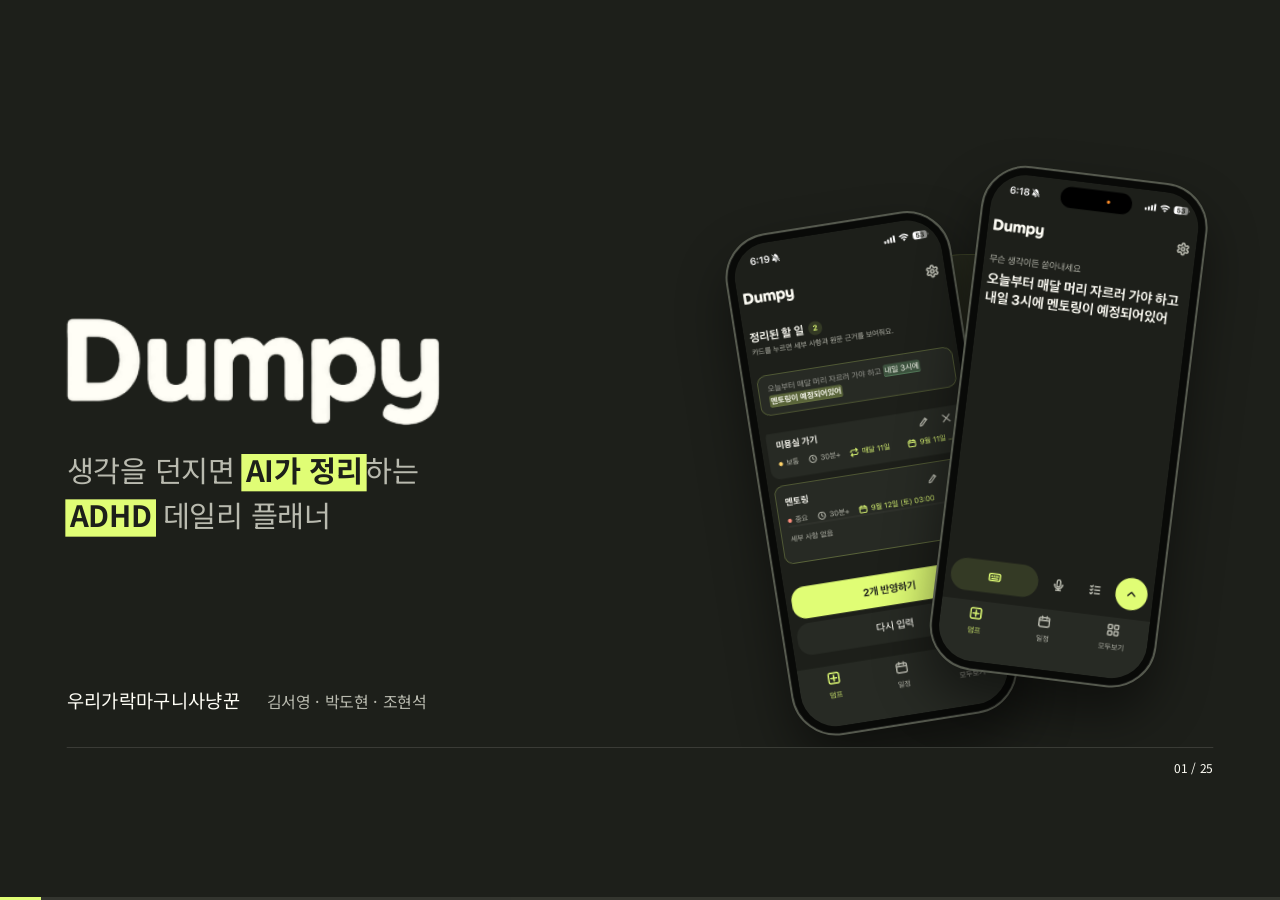
<file: index.html>
<!doctype html>
<html lang="ko">

    <head>
        <meta charset="UTF-8" />
        <meta name="viewport" content="width=device-width, initial-scale=1.0" />
        <meta
            name="description"
            content="Dumpy 프로젝트 소개 발표자료 — 우리가락마구니사냥꾼, 20분 발표"
        />
        <title>3-1. 우리가락마구니사냥꾼. 발표자료</title>
        <link rel="stylesheet" href="./styles.css?v=thanks-1" />
        <link rel="stylesheet" href="./part2.css?v=cleanup-1" />
        <link rel="stylesheet" href="./schedule-demo.css?v=cleanup-1" />
        <link rel="stylesheet" href="./source-demo.css?v=cleanup-1" />
        <link rel="stylesheet" href="./bm-slides.css?v=cleanup-1" />
        <link rel="stylesheet" href="./deck-chrome.css?v=chrome-2">
    </head>
    <body>
        <div class="deck-viewport">
            <main class="deck-stage" id="deckStage">
                <!-- === SLIDE 01: 00 / COVER | 발표 약 20초 === -->
                <section
                    class="slide dark cover active visible"
                    aria-label="1. Dumpy 프로젝트 소개"
                >
                    <div class="cover-final">
                        <div class="cover-brand">
                            <img src="./public/dumpy-wordmark.png" alt="Dumpy" width="560" height="161" />
                        </div>
                        <p class="cover-desc">
                            생각을 던지면 <span class="marker-highlight">AI가 정리</span>하는
                            <br />
                            <span class="marker-highlight">ADHD</span> 데일리 플래너
                        </p>
                    </div>

                    <div class="cover-phones" aria-label="Dumpy 텍스트 입력 화면과 음성 입력 화면">
                        <figure class="phone-mockup phone-mockup-voice">
                            <img
                                src="./public/presentation-screen-text.png"
                                alt="Dumpy에서 생각을 텍스트로 입력하는 화면"
                                width="920"
                                height="2048"
                            />
                        </figure>
                        <figure class="phone-mockup phone-mockup-text">
                            <img
                                src="./public/presentation-screen-voice.png"
                                alt="Dumpy에서 생각을 음성으로 입력하는 화면"
                                width="920"
                                height="2048"
                            />
                        </figure>
                    </div>

                    <p class="cover-team">
                        우리가락마구니사냥꾼
                        <span>김서영 · 박도현 · 조현석</span>
                    </p>

                    <footer class="deck-footer deck-footer-number-only">
                        <span>01 / 25</span>
                    </footer>
                </section>

                <!-- === SLIDES 02–16: GITHUB MAIN ce70f5d === -->
                <section class="slide imported-slide" data-import-index="0" aria-label="2. 생각이 끼어드는 순간"></section>
                <section class="slide imported-slide" data-import-index="1" aria-label="3. 마인드 원더링"></section>
                <section class="slide imported-slide" data-import-index="1" data-expanded="true" aria-label="4. 마인드 원더링"></section>
                <section class="slide imported-slide" data-import-index="2" aria-label="5. 기억하는 데도 주의력이 든다"></section>
                <section class="slide imported-slide" data-import-index="3" aria-label="6. 브레인 덤프 · 두 가이드의 출처"></section>
                <section class="slide imported-slide" data-import-index="4" aria-label="7. 꺼내놓으니 쌓인 할 일"></section>
                <section class="slide imported-slide" data-import-index="5" aria-label="8. 기록 뒤에 남은 질문"></section>
                <section class="slide imported-slide" data-import-index="6" aria-label="9. 꺼내는 건 쉽지만, 순서에서 막힌다"></section>
                <section class="slide imported-slide" data-import-index="6" data-quote="true" aria-label="10. 꺼내는 건 쉽지만, 순서에서 막힌다"></section>
                <section class="slide imported-slide" data-import-index="7" aria-label="11. 인터뷰에서도 비슷한 어려움"></section>
                <section class="slide imported-slide" data-import-index="8" aria-label="12. 기록하는 과정이 번거로워요"></section>
                <section class="slide imported-slide" data-import-index="9" aria-label="13. 말로 입력하는 서비스도 나왔습니다"></section>
                <section class="slide imported-slide" data-import-index="10" aria-label="14. 말은 한 번에 정리되어 나오지 않으니까"></section>
                <section class="slide imported-slide" data-import-index="10" data-guidance="true" aria-label="15. 말은 한 번에 정리되어 나오지 않으니까"></section>
                <section class="slide imported-slide" data-import-index="11" aria-label="16. 한국어로 말했는데, 결과는 영어로"></section>

                <!-- === SLIDE 17: STORY === -->
                <section class="slide narrative principle-slide" aria-label="그래서 Dumpy는 반대로 설계했습니다">

                    <h2>그래서 Dumpy는 반대로 설계했습니다</h2>
                    <div class="narrative-body">
                        <p class="principle-before">정리와 완벽을 요구하지 않습니다.</p>
                        <p class="principle-main"><span data-shared-phrase="thought">생각나는 대로,</span> <span data-shared-phrase="dump">그냥 쏟아내세요</span></p>
                        <p class="principle-after">기억하고, 정리하고, 다시 알려주는건 <strong class="video-title-highlight">Dumpy</strong>가 할게요.</p>
                    </div>
                    <footer class="deck-footer">
                        <span>우리가락마구니사냥꾼 / Dumpy</span>
                        <span>17 / 25</span>
                    </footer>
                </section>

                <!-- === SLIDE 18: FREE INPUT === -->
                <section class="slide dp2 dp-input" aria-label="18. 생각나는 그대로 입력">
                    <div class="dp-copy-group">
                        <h2 class="dp-title"><span data-shared-phrase="thought">생각나는 대로,</span><br /><span class="dp-marker-highlight" data-shared-phrase="dump">그냥 쏟아내세요</span></h2>
                        <p class="dp-copy">언제 어디서든, 쉽고 빠르게<br /><span class="dp-muted">텍스트와 음성 중 원하는 방식으로 입력</span></p>
                    </div>
                    <figure class="dp-phone-frame dp-input-voice">
                        <img src="./public/product-demo/19-2.png" alt="Dumpy의 음성 입력 화면과 녹음 파형" />
                    </figure>
                    <figure class="dp-phone-frame dp-input-main">
                        <img src="./public/product-demo/19-1.png" alt="미용실과 멘토링 일정을 한 문장으로 입력한 실제 Dumpy 화면" />
                    </figure>
                    <footer class="deck-footer">
                        <span>우리가락마구니사냥꾼 / Dumpy</span>
                        <span>18 / 25</span>
                    </footer>
                </section>

                <!-- === SLIDE 19: 05 / FEATURES | 발표 약 80초 === -->
                <section class="slide extraction-demo" aria-label="19. 정리는 AI가 알아서, 알림까지 설정해주니까">
                    <img class="demo-notification" src="./public/icons/bell.svg" alt="알림 설정" />
                    <h2>
                        정리는 AI가 알아서,
                        <br />
                        알림까지 설정해주니까
                    </h2>
                    <div class="slide-body">
                        <div class="demo-grid">
                            <div class="dump-box">
                                <div class="mini-brand">
                                    Dumpy
                                </div>
                                <p data-edit="body-12">
                                    내일 3시에 팀 회의하고 발표 초안 만들어서<br />금요일까지 보내기로 했어. 아 맞다 구독한거<br />해지도 해야하는데?
                                </p>
                                <div class="dump-bottom action-only" style="justify-content: flex-end;">
                                    <b>정리하기 ↗</b>
                                </div>
                            </div>
                            <div class="task-results">
                                <article>
                                    <span class="task-type">일정</span>
                                    <div>
                                        <h3>팀 회의</h3>
                                        <p>내일 · 오후 3시 · <span class="reminder" style="color: #e0fd75;">알림 설정됨</span></p>
                                    </div>
                                    <span class="check"><img src="./public/icons/check.svg" alt="" /></span>
                                </article>
                                <article>
                                    <span class="task-type">할 일</span>
                                    <div>
                                        <h3>발표 초안 보내기</h3>
                                        <p>2일 남음 · <span class="reminder" style="color: #e0fd75;">알림 설정됨</span></p>
                                    </div>
                                    <span class="check"><img src="./public/icons/check.svg" alt="" /></span>
                                </article>
                                <article>
                                    <span class="task-type">할 일</span>
                                    <div>
                                        <h3>구독 해지</h3>
                                        <p>날짜 미지정</p>
                                    </div>
                                    <span class="check"><img src="./public/icons/check.svg" alt="" /></span>
                                </article>
                            </div>
                        </div>
                    </div>
                    <footer class="deck-footer">
                        <span>우리가락마구니사냥꾼 / Dumpy</span>
                        <span>19 / 25</span>
                    </footer>
                </section>

                <!-- === SLIDE 20: CALENDAR VIEWS === -->
                <section class="slide dp2 dp-calendar" aria-label="20. 할 일과 일정을 날짜별로 확인">
                    <div class="dp-calendar-copy-group">
                        <h2 class="dp-title">매일의 일정을<br />확인하고 계획하기</h2>
                        <p class="dp-copy">시간 버킷별로 나누어 일정을 확인하고<br /><span class="dp-marker-highlight">Drag and Drop</span>으로 쉽게 옮길 수 있습니다.</p>
                    </div>
                    <div class="dp-live-schedule" aria-label="날짜 선택과 시간대별 카드 이동 시연">
                        <div class="schedule-header"><div class="date-nav-cluster"><strong class="schedule-date">9월 18일</strong><span class="schedule-relative">오늘</span></div></div>
                        <div class="rolling-calendar-viewport" aria-label="날짜 선택"><div class="rolling-calendar-track"></div></div>
                        <div class="calendar-handle" aria-hidden="true">⌄</div>
                        <div class="schedule-overview-bar"><span>일정 <span class="schedule-count">9</span>개</span><button type="button" class="incomplete-filter" aria-pressed="false"><span class="filter-check" aria-hidden="true"></span>미완료만</button></div>
                        <div class="timeline-stack"></div>
                        <span class="schedule-announcement" role="status"></span>
                    </div>
                    <footer class="deck-footer">
                        <span>우리가락마구니사냥꾼 / Dumpy</span>
                        <span>20 / 25</span>
                    </footer>
                </section>

                <!-- === SLIDE 21: THREE ACTION FIELDS === -->
                <section class="slide dp2 dp-action" aria-label="21. 중요도와 예상 시간, 날짜로 다음 행동 판단">
                    <h2 class="dp-title">AI가 실행에 필요한 정보를 추출</h2>
                    <div class="dp-info-grid">
                        <div class="dp-info-column">
                            <h3>중요도</h3>
                            <div class="dp-info-value">중요 <small>· 보통 · 낮음</small></div>
                            <p>먼저 할 일을 고를 기준</p>
                            <div class="dp-choice-demo" role="group" aria-label="중요도 선택 예시">
                                <span class="dp-choice-indicator" aria-hidden="true"></span>
                                <button type="button" aria-pressed="true">낮음</button>
                                <button type="button" aria-pressed="false">보통</button>
                                <button type="button" aria-pressed="false">중요</button>
                            </div>
                        </div>
                        <div class="dp-info-column">
                            <h3>예상 소요시간</h3>
                            <div class="dp-info-value">5 / 15 / 30<small>분+</small></div>
                            <p>작업에 걸릴 시간을 가늠</p>
                            <div class="dp-choice-demo" role="group" aria-label="예상 시간 선택 예시">
                                <span class="dp-choice-indicator" aria-hidden="true"></span>
                                <button type="button" aria-pressed="true">5분</button>
                                <button type="button" aria-pressed="false">15분</button>
                                <button type="button" aria-pressed="false">30분+</button>
                            </div>
                        </div>
                        <div class="dp-info-column">
                            <h3>날짜·시간</h3>
                            <div class="dp-info-value">언제 할지</div>
                            <p>기록 속 날짜를 일정으로</p>
                            <div class="dp-date-demo">
                                <span><img src="./public/icons/calendar.svg" alt="" />9월 12일 토요일</span>
                                <span><img src="./public/icons/clock.svg" alt="" />15:00</span>
                            </div>
                        </div>
                    </div>
                    <footer class="deck-footer">
                        <span>우리가락마구니사냥꾼 / Dumpy</span>
                        <span>21 / 25</span>
                    </footer>
                </section>

                <!-- === SLIDE 22: RETAIN THE ORIGINAL === -->
                <section class="slide dp2 dp-source" aria-label="22. 원문과 AI가 추출한 근거를 함께 보존">
                    <div class="dp-source-copy-group">
                        <h2 class="dp-title">AI로 정리해도<br /><span class="dp-accent">원문으로 의도는 그대로</span></h2>
                        <p class="dp-copy">원문을 통해 내가 남긴 <span class="dp-marker-highlight">의도를 보존</span>하고,<br />근거가 되는 부분을 <span class="dp-marker-highlight">하이라이트로 확인</span>할 수 있습니다.</p>
                    </div>
                    <p class="dp-caption dp-source-label">이 일정이 어디서 나왔는지, 원문으로 확인</p>
                    <div class="dp-source-demo" aria-label="원문 근거와 AI 정리 결과">
                        <div class="review-source">
                            <p class="source-highlight">오늘부터 매달 머리 자르러 가야 하고 <mark class="source-mark kind-action source-mark-continuous">내일 3시에 센터에서 Space A3였나? 멘토링이 있어</mark></p>
                        </div>
                        <div class="review-list">
                            <article class="review-card">
                                <h3 class="review-title">미용실 가기</h3>
                                <div class="review-card-actions" aria-hidden="true"><i class="review-icon" style="--icon:url('./public/icons/edit.svg')"></i><i class="review-icon" style="--icon:url('./public/icons/x.svg')"></i></div>
                                <div class="review-meta">
                                    <span><i class="impact-dot"></i>보통</span>
                                    <span><i class="review-icon" style="--icon:url('./public/icons/clock.svg')"></i>30분+</span>
                                    <span class="schedule-meta"><i class="review-icon" style="--icon:url('./public/icons/repeat.svg')"></i>매달 11일</span>
                                    <span class="schedule-meta"><i class="review-icon" style="--icon:url('./public/icons/calendar.svg')"></i><span>오늘</span></span>
                                </div>
                            </article>
                            <article class="review-card mentoring-review" role="button" tabindex="0" aria-label="멘토링 세부 사항 펼치기" aria-expanded="false">
                                <h3 class="review-title">멘토링</h3>
                                <div class="review-card-actions" aria-hidden="true"><i class="review-icon" style="--icon:url('./public/icons/edit.svg')"></i><i class="review-icon" style="--icon:url('./public/icons/x.svg')"></i></div>
                                <div class="review-meta">
                                    <span><i class="impact-dot high"></i>중요</span>
                                    <span><i class="review-icon" style="--icon:url('./public/icons/clock.svg')"></i>30분+</span>
                                    <span class="schedule-meta"><i class="review-icon" style="--icon:url('./public/icons/calendar.svg')"></i>내일 15:00</span>
                                </div>
                                <div class="review-card-expanded">센터에서, Space A3</div>
                            </article>
                        </div>
                    </div>
                    <footer class="deck-footer">
                        <span>우리가락마구니사냥꾼 / Dumpy</span>
                        <span>22 / 25</span>
                    </footer>
                </section>

                <!-- === SLIDE 23: PROPOSED SUBSCRIPTION PLANS === -->
                <section class="slide dp2 dp-pricing dp-value-message bm-slide" aria-label="23. ADHD Tax 절감 가치로 구독료를 납득시키는 설계">
    <h2 class="dp-title">기능 비교보다 <span class="video-title-highlight">효용 대비 가격</span> 관점에서<br />반복되는 ADHD Tax를 줄이는 경험</h2>
    <div class="value-message-preview">
        <h3 class="value-claim">
            <span>유료 사용자들은</span>
            <span><strong>월평균 48,000원</strong>의</span>
            <span>불필요한 지출을 절감했어요!</span>
        </h3>
        <div class="value-price">
            <span>월 구독</span>
            <p>5,900<small>원</small><b>/</b>9,900<small>원</small></p>
        </div>
    </div>
    <p class="value-example-note">예시 · 실제 절감액·사례는 사용자 조사 후 반영</p>
    <aside class="value-reasoning" aria-label="구독 메시지의 설득 논리">
        <div class="value-reason">
            <span>01</span>
            <div><h3>문제 공감 형성</h3><p>반복적인 망각이 <span class="dp-marker-highlight">실제 금전적 손실</span>로 이어진다는 점을 상기시킵니다.</p></div>
        </div>
        <div class="value-reason">
            <span>02</span>
            <div><h3>효용의 구체화</h3><p><span class="dp-marker-highlight">실제 절감 사례와 금액</span>으로 서비스 가치를 구체적으로 제시합니다.</p></div>
        </div>
        <div class="value-reason">
            <span>03</span>
            <div><h3>가격 수용성 확보</h3><p>구독료를 추가 지출이 아니라 <span class="dp-marker-highlight">손실 절감 비용</span>으로 인식하게 합니다.</p></div>
        </div>
    </aside>
    <footer class="deck-footer">
                        <span>우리가락마구니사냥꾼 / Dumpy</span>
                        <span>23 / 25</span>
                    </footer>
</section>

                <!-- === SLIDE 24: ASSUMPTION-BASED MONTHLY COST MODEL === -->
                <section class="slide dp2 dp-cost bm-slide" aria-label="24. 유료 구독료로 무료 사용자의 AI 비용까지 보전하는 구조">
    <h2 class="dp-title">무료 이용자의 AI 비용까지,<br /><span class="dp-accent">구독료 안에서 보전하는 설계</span></h2>
    <div class="bm-assumptions">
        <p class="bm-ratio">유료 1명 + 무료 9명 가정</p>
    </div>
    <div class="bm-legend"><span><i></i>본인 AI 비용</span><span><i class="free"></i>무료 9명 AI 비용</span><span><i class="residual"></i>AI 비용 차감 후 잔여액</span></div>
    <div class="bm-cost-rows">
        <div class="bm-cost-row"><div><h3>라이트 1명</h3><p class="bm-monthly">월 <b>5,900</b>원</p></div><div class="bm-bar" role="img" aria-label="라이트 구독료 5900원 중 본인 AI 비용 750원, 무료 9명 비용 2025원, 잔여액 3125원"><div style="width:12.711864%">750<small>원</small></div><div class="free" style="width:34.322034%">2,025<small>원</small></div><div class="residual" style="width:52.966102%">3,125<small>원</small></div></div></div>
        <div class="bm-cost-row"><div><h3>프리미엄 1명</h3><p class="bm-monthly">월 <b>9,900</b>원</p></div><div class="bm-bar" role="img" aria-label="프리미엄 구독료 9900원 중 본인 AI 비용 1500원, 무료 9명 비용 2025원, 잔여액 6375원"><div style="width:15.151515%">1,500<small>원</small></div><div class="free" style="width:20.454545%">2,025<small>원</small></div><div class="residual" style="width:64.39394%">6,375<small>원</small></div></div></div>
    </div>
    <footer class="deck-footer">
                        <span>우리가락마구니사냥꾼 / Dumpy</span>
                        <span>24 / 25</span>
                    </footer>
</section>

                <!-- === SLIDE 25: VALIDATE CONVERSION BEFORE SCALING === -->
                <section class="slide dp2 strategy-slide strategy-roadmap" aria-label="25. 검증을 기반으로 확장하는 단계적 마케팅 전략">
                    <h2 class="dp-title">검증을 기반으로 확장하는<br /><span class="dp-accent">단계적 마케팅 전략</span></h2>
                    <div class="ad-roadmap">
                        <article class="ad-step">
                            <p class="ad-step-number">STEP 1</p>
                            <h3>초기 사용자 확보</h3>
                            <p class="ad-step-goal">설치 최적화</p>
                            <ul>
                                <li>Meta 앱 설치 광고</li>
                                <li>기존 설문·인터뷰 참여자</li>
                                <li>ADHD 관련 커뮤니티</li>
                                <li>ASO</li>
                            </ul>
                        </article>
                        <article class="ad-step">
                            <p class="ad-step-number">STEP 2</p>
                            <h3>제품·온보딩 검증</h3>
                            <p class="ad-step-goal">Activation / Conversion 검증</p>
                            <ul>
                                <li>첫 Dump 완료율</li>
                                <li>D7 Retention</li>
                                <li>구독 전환율</li>
                                <li>A/B Test</li>
                            </ul>
                        </article>
                        <article class="ad-step ad-step-final">
                            <p class="ad-step-number">STEP 3</p>
                            <h3>수익성 기반 확장</h3>
                            <p class="ad-step-goal">구매·구독 최적화</p>
                            <ul>
                                <li>충분한 구독 Event 확보</li>
                                <li>Meta 구매 최적화</li>
                                <li>CAC / ROAS 분석</li>
                            </ul>
                        </article>
                    </div>
                    <footer class="deck-footer">
                        <span>우리가락마구니사냥꾼 / Dumpy</span>
                        <span>25 / 25</span>
                    </footer>
                </section>
                <!-- === SLIDE 26: THANK YOU === -->
                <section class="slide thank-you-slide" data-unnumbered aria-label="26. 감사합니다">
                    <div class="thank-you-content">
                        <h1>감사합니다</h1>
                    </div>
                    <footer class="deck-footer">
                        <span>우리가락마구니사냥꾼 / Dumpy</span>
                    </footer>
                </section>

                <!-- APPENDIX: GitHub main ce70f5d, five pages after the main deck -->
                <section class="slide appendix-placeholder" data-appendix-index="0" aria-label="Appendix 1. Appendix 표지"></section>
                <section class="slide appendix-placeholder" data-appendix-index="1" aria-label="Appendix 2. v2-fast 워크플로"></section>
                <section class="slide appendix-placeholder" data-appendix-index="2" aria-label="Appendix 3. 성능 측정 결과"></section>
                <section class="slide appendix-placeholder" data-appendix-index="3" aria-label="Appendix 4. 추천 시스템 고도화 기능"></section>
                <section class="slide appendix-placeholder" data-appendix-index="4" aria-label="Appendix 5. 시스템 아키텍처"></section>
            </main>
        </div>
        <iframe id="importedFrame" class="imported-frame" src="./github-slides.html?v=thanks-1" title="Dumpy · GitHub 원본 슬라이드 2–16" aria-hidden="true" inert></iframe>
        <iframe id="appendixFrame" class="imported-frame" src="./appendix-slides.html?v=thanks-1" title="Dumpy · GitHub Appendix" aria-hidden="true" inert></iframe>
        <div class="progress-track" aria-hidden="true"><div id="progress"></div></div>
        <div id="toast" role="status" hidden></div>
        <script src="./deck.js?v=thanks-1"></script>
        <script src="./schedule-demo.js?v=cleanup-1"></script>
        <script src="./source-demo.js?v=cleanup-1"></script>
    </body>
</html>
</file>
<file: styles.css>
@font-face {
    font-family: "Noto Sans KR";
    font-style: normal;
    font-weight: 100 599;
    font-display: swap;
    src: url(./public/fonts/noto-sans-kr-1.woff2)
                    format("woff2");
}
@font-face {
    font-family: "Noto Sans KR";
    font-style: normal;
    font-weight: 600 900;
    font-display: swap;
    src: url(./public/fonts/noto-sans-kr-2.woff2)
                    format("woff2");
}
/* Shared deck layout and current local slides. */
html,
body {
    width: 100%;
    height: 100%;
    margin: 0;
    overflow: hidden;
    background: var(--stage-bg, #000);
}
.deck-viewport {
    position: fixed;
    inset: 0;
    overflow: hidden;
    background: var(--stage-bg, #000);
}
.deck-stage {
    position: absolute;
    left: 0;
    top: 0;
    width: 1920px;
    height: 1080px;
    overflow: hidden;
    transform-origin: 0 0;
    background: var(--slide-bg, #fff);
}
.imported-frame {
    position:fixed;
    inset:0;
    width:100%;
    height:100%;
    border:0;
    z-index:100;
    visibility:hidden;
    pointer-events:none;
}
.imported-frame.is-active {
    visibility:visible;
    pointer-events:auto;
}
body.is-imported .progress-track {
    visibility:hidden;
}
.slide {
    position: absolute;
    inset: 0;
    width: 1920px;
    height: 1080px;
    overflow: hidden;
    display: block;
    visibility: hidden;
    opacity: 0;
    pointer-events: none;
    background: var(--slide-bg, #fff);
}
.slide.active,
.slide.visible {
    visibility: visible;
    opacity: 1;
    pointer-events: auto;
    z-index: 1;
}
img,
video,
canvas,
svg {
    max-width: 100%;
    max-height: 100%;
}
@media print {
    html,
body {
        width: 1920px;
        height: auto;
        overflow: visible;
        background: #fff;
    }
    .deck-viewport {
        position: static;
        overflow: visible;
        background: #fff;
    }
    .deck-stage {
        position: static;
        width: auto;
        height: auto;
        transform: none !important;
        background: none;
    }
    .slide {
        position: relative;
        display: block !important;
        visibility: visible !important;
        opacity: 1 !important;
        pointer-events: auto !important;
        width: 1920px;
        height: 1080px;
        break-after: page;
        page-break-after: always;
    }
    .slide:last-child {
        break-after: auto;
        page-break-after: auto;
    }
}
@media (prefers-reduced-motion: reduce) {
    *,
*::before,
*::after {
        animation-duration: 0.01ms !important;
        transition-duration: 0.2s !important;
    }
}
:root {
    --bg: #1d1f1a;
    --surface: #272a24;
    --paper: #fffef6;
    --muted: #b9baaf;
    --accent: #e0fd75;
    --stage-bg: #10120f;
    --slide-bg: #1d1f1a;
}
* {
    box-sizing: border-box;
}
body,
button {
    font-family: "Noto Sans KR", sans-serif;
}
button {
    cursor: pointer;
}
.slide {
    padding: 72px 100px;
    color: var(--paper);
}
h1,
h2,
h3,
p {
    margin: 0;
}
h2 {
    margin-top: 58px;
    font-size: 70px;
    line-height: 1.3;
    letter-spacing: -3px;
    font-weight: 750;
    word-break: keep-all;
}
h3 {
    font-size: 36px;
    line-height: 1.45;
    letter-spacing: -1px;
    word-break: keep-all;
}
em {
    color: var(--accent);
    font-style: normal;
}
.slide-body {
    margin-top: 56px;
}
.cover-final {
    position: absolute;
    inset: 0;
}
.thank-you-content {
    position: absolute;
    inset: 0;
    display: flex;
    align-items: center;
    justify-content: center;
}
.thank-you-content h1 {
    font-size: 110px;
    font-weight: 700;
    line-height: 1.2;
    letter-spacing: -3px;
}
.cover-brand img {
    display: block;
    object-fit: contain;
}
.cover-brand img {
    width: 560px;
    height: auto;
}
.cover-brand {
    position: absolute;
    top: 338px;
    left: 100px;
    height: 170px;
    display: flex;
    align-items: center;
    font-size: 104px;
    font-weight: 850;
    letter-spacing: -6px;
}
.cover-desc {
    position: absolute;
    top: 535px;
    left: 100px;
    margin: 0;
    font-size: 44px;
    line-height: 1.55;
    color: var(--muted);
}
.cover-desc .marker-highlight {
    position: relative;
    z-index: 0;
    display: inline-block;
    padding: 0 0.1em;
    color: var(--bg);
    font-weight: 700;
}
.cover-desc .marker-highlight::before {
    content: "";
    position: absolute;
    z-index: -1;
    top: 16%;
    right: -0.04em;
    bottom: 2%;
    left: -0.04em;
    background: var(--accent);
    transform: none;
}
.cover-desc .marker-highlight:nth-of-type(2)::before {
    transform: none;
}
.cover-team {
    position: absolute;
    left: 100px;
    bottom: 145px;
    font-size: 28px;
}
.cover-team span {
    margin-left: 32px;
    font-size: 24px;
    color: var(--muted);
}
.cover-phones {
    position: absolute;
    top: 62px;
    right: 82px;
    width: 790px;
    height: 900px;
}
.cover-phones::before {
    content: "";
    position: absolute;
    top: 184px;
    left: 102px;
    width: 610px;
    height: 610px;
    border-radius: 50%;
    background: rgba(224, 253, 117, 0.06);
    border: 1px solid rgba(224, 253, 117, 0.18);
}
.phone-mockup {
    position: absolute;
    width: 342px;
    height: 762px;
    padding: 11px;
    overflow: hidden;
    border: 3px solid #55594e;
    border-radius: 68px;
    background: #090a08;
    box-shadow: 0 42px 80px rgba(0, 0, 0, 0.48),
                    0 0 0 1px rgba(255, 255, 255, 0.08) inset;
}
.phone-mockup img {
    display: block;
    width: 100%;
    height: 100%;
    object-fit: cover;
    border-radius: 54px;
}
.phone-mockup-text {
    top: 116px;
    left: 48px;
    z-index: 1;
    transform: rotate(-9deg);
}
.phone-mockup-voice {
    top: 46px;
    right: 24px;
    z-index: 2;
    transform: rotate(7deg);
}
.check {
    display: inline-grid;
    place-items: center;
    width: 45px;
    height: 45px;
    border: 1px solid #b9baaf75;
    color: var(--accent);
    border-radius: 50%;
    font-size: 27px;
}
.demo-grid {
    display: grid;
    grid-template-columns: 820px 1fr;
    gap: 65px;
}
.dump-box {
    background: var(--surface);
    border: 1px solid #b9baaf40;
    border-radius: 28px;
    padding: 36px;
}
.mini-brand {
    display: flex;
    justify-content: space-between;
    font-size: 30px;
    font-weight: 800;
}
.mini-brand span {
    font-weight: 400;
    font-size: 18px;
    color: var(--muted);
}
.dump-box > p {
    font-size: 38px;
    line-height: 1.8;
    letter-spacing: -1px;
    margin: 36px 0;
}
.dump-bottom {
    display: flex;
    align-items: center;
    justify-content: space-between;
    font-size: 21px;
    color: var(--muted);
}
.dump-bottom.action-only {
    justify-content: flex-end;
}
.dump-bottom b {
    border-radius: 13px;
    padding: 16px 23px;
    color: var(--bg);
    background: var(--accent);
}
.task-results {
    display: grid;
    gap: 18px;
}
.task-results article {
    border-bottom: 1px solid #b9baaf40;
    display: flex;
    align-items: center;
    gap: 24px;
    padding: 20px 0;
}
.task-type {
    font-size: 20px;
    border-radius: 8px;
    padding: 10px 13px;
    background: #e0fd7517;
    color: var(--accent);
}
.task-results p {
    margin-top: 6px;
    font-size: 25px;
    color: var(--muted);
}
.task-results article p .reminder {
    color: var(--accent);
}
.task-results .check {
    position: relative;
    margin-left: auto;
    flex-shrink: 0;
    width: 50px;
    height: 50px;
    transform: scale(0.75);
    border: 0;
    border-radius: 0;
    color: var(--bg);
    font-size: 0;
}
.task-results .check::before {
    content: "";
    position: absolute;
    width: 50px;
    height: 50px;
    border: 3.75px solid var(--accent);
    border-radius: 20px;
    background: var(--accent);
}
.task-results .check img {
    position: relative;
    z-index: 1;
    display: block;
    width: 40px;
    height: 40px;
    opacity: 0;
}
.task-results .check::after {
    content: "";
    position: absolute;
    z-index: 1;
    width: 40px;
    height: 40px;
    background: var(--bg);
    -webkit-mask: url("./public/icons/check.svg") center / 40px 40px no-repeat;
    mask: url("./public/icons/check.svg") center / 40px 40px no-repeat;
}
.timeline {
    border: 1px solid #b9baaf;
    border-radius: 22px;
    padding: 28px;
}
.progress-track {
    position: fixed;
    bottom: 0;
    left: 0;
    height: 3px;
    width: 100%;
    background: #b9baaf25;
    z-index: 1100;
}
#progress {
    height: 100%;
    background: var(--accent);
    transition: width 0.2s;
}
#toast {
    position: fixed;
    left: 50%;
    top: 18px;
    transform: translateX(-50%);
    background: var(--accent);
    color: var(--bg);
    padding: 10px 20px;
    border-radius: 8px;
    z-index: 5000;
    font-size: 14px;
}
#toast[hidden] {
    display: none;
}
@media print {
    @page {
        size: 20in 11.25in;
        margin: 0;
    }
    .slide {
        print-color-adjust: exact;
        -webkit-print-color-adjust: exact;
    }
    .slide h2,
.slide-body {
        opacity: 1 !important;
        transform: none !important;
    }
    .progress-track,
#toast {
        display: none !important;
    }
}
.video-title-highlight {
    position: relative;
    z-index: 0;
    display: inline-block;
    padding: 0 0.1em;
    color: var(--bg);
}
.video-title-highlight::before {
    content: "";
    position: absolute;
    z-index: -1;
    top: 16%;
    right: -0.04em;
    bottom: 2%;
    left: -0.04em;
    background: var(--accent);
    transform: none;
}
.narrative h2 {
    font-size: 65px;
    line-height: 1.25;
}
.narrative-body {
    margin-top: 48px;
}
.principle-slide h2 {
    display: none;
}
.principle-slide .narrative-body {
    position: absolute;
    inset: 310px 80px auto;
    margin: 0;
    text-align: center;
}
.principle-before {
    font-size: 40px;
    color: var(--muted);
}
.principle-main {
    margin-top: 48px;
    font-size: 98px;
    font-weight: 800;
    letter-spacing: -5px;
    color: var(--accent);
}
.principle-after {
    margin-top: 50px;
    font-size: 34px;
}
[data-shared-phrase] {
    display: inline-block;
}
.shared-title-motion {
    position: absolute;
    inset: 0;
    z-index: 100;
    pointer-events: none;
    overflow: hidden;
}
.shared-title-phrase {
    position: absolute;
    display: block;
    width: max-content;
    white-space: pre;
    margin: 0;
    border: 0;
    font-synthesis: none;
}
.shared-title-marker {
    position: absolute;
    background: var(--accent);
    transform: none;
}
.extraction-demo .demo-glyph {
    visibility: hidden;
}
.extraction-demo .demo-glyph.demo-typed {
    visibility: visible;
}
.extraction-demo.demo-running .task-results {
    opacity: 0;
    visibility: hidden;
    transform: translateY(14px);
    transition: opacity .45s ease, transform .45s ease;
}
.extraction-demo.demo-results .task-results {
    opacity: 1;
    visibility: visible;
    transform: translateY(0);
}
.extraction-demo .dump-bottom b {
    display: inline-flex;
    align-items: center;
    justify-content: center;
    gap: 10px;
    transition: transform .22s ease;
}
.extraction-demo .dump-bottom b.demo-press {
    transform: scale(.92);
}
.extraction-demo .dump-bottom b.demo-loading {
    background: #454a3f;
    color: var(--muted);
    cursor: not-allowed;
    pointer-events: none;
}
.extraction-demo .demo-loading .demo-spinner {
    border-color: #b9baaf40;
    border-top-color: var(--muted);
}
.extraction-demo .demo-spinner {
    width: 22px;
    height: 22px;
    border: 3px solid #1d1f1a40;
    border-top-color: var(--bg);
    border-radius: 50%;
    animation: demo-spin .76s linear infinite;
}
.extraction-demo.demo-running .check::before {
    background: transparent;
    border-color: var(--muted);
    transition: background .24s ease, border-color .24s ease;
}
.extraction-demo.demo-running .check::after {
    opacity: 0;
}
.extraction-demo.demo-running .check.demo-checked::before {
    background: var(--accent);
    border-color: var(--accent);
}
.extraction-demo.demo-running .check.demo-checked::after {
    opacity: 1;
}
.extraction-demo .check.demo-checked {
    animation: demo-check-press .36s ease-out;
}
@keyframes demo-spin {
    to {
        transform: rotate(360deg);
    }
}
@keyframes demo-check-press {
    0% {
        transform: scale(.65);
    }
    60% {
        transform: scale(.81);
    }
    100% {
        transform: scale(.75);
    }
}
@media print {
    .extraction-demo .demo-glyph {
        visibility: visible !important;
    }
    .extraction-demo.demo-running .task-results {
        opacity: 1;
        visibility: visible;
        transform: none;
    }
}
.extraction-demo .demo-notification {
    position: absolute;
    right: 110px;
    top: 166px;
    width: 110px;
    height: 110px;
    color: var(--accent);
    transform: rotate(20deg);
    transform-origin: 50% 20%;
}
.extraction-demo.demo-running .demo-notification {
    opacity: 0;
    visibility: hidden;
}
.extraction-demo.demo-bell-ring .demo-notification {
    opacity: 1;
    visibility: visible;
    animation: demo-bell-ring .35s ease-in-out both;
}
@keyframes demo-bell-ring {
    0% {
        transform: rotate(20deg);
        opacity: 0;
    }
    25% {
        transform: rotate(13deg);
        opacity: 1;
    }
    60% {
        transform: rotate(26deg);
    }
    100% {
        transform: rotate(20deg);
        opacity: 1;
    }
}
@media (prefers-reduced-motion: reduce) {
    .extraction-demo.demo-bell-ring .demo-notification {
        animation: none;
    }
}
</file>
<file: part2.css>
.slide.dp2 {
    --dp-ink: #1d1f1a;
    --dp-surface: #272a24;
    --dp-paper: #fffef6;
    --dp-muted: #b9baaf;
    --dp-lime: #e0fd75;
    padding: 0;
    background: var(--dp-ink);
    color: var(--dp-paper);
    font-family: "Noto Sans KR", sans-serif;
}
.dp2 h2,
.dp2 h3,
.dp2 p,
.dp2 figure,
.dp2 blockquote {
    margin: 0;
}
.dp2 .dp-title {
    position: absolute;
    top: 156px;
    left: 112px;
    font-size: 80px;
    line-height: 1.3;
    font-weight: 800;
    letter-spacing: -4px;
    max-width: 1696px;
}
.dp2 .dp-accent {
    color: var(--dp-lime);
}
.dp2 .dp-muted {
    color: var(--dp-muted);
}
.dp2 .dp-copy {
    position: absolute;
    font-size: 34px;
    line-height: 1.65;
    font-weight: 500;
    letter-spacing: -1px;
}
.dp2 .dp-caption {
    position: absolute;
    color: var(--dp-muted);
    font-size: 24px;
    line-height: 1.6;
}
.dp-input .dp-copy-group {
    position: absolute;
    left: 112px;
    top: 0;
    width: 760px;
    height: 1080px;
    display: flex;
    flex-direction: column;
    align-items: flex-start;
    justify-content: center;
    gap: 60px;
    text-align: left;
}
.dp-input .dp-copy-group .dp-title,
.dp-input .dp-copy-group .dp-copy {
    position: static;
}
.dp-input .dp-marker-highlight,
.dp-calendar .dp-marker-highlight,
.dp-source .dp-marker-highlight,
.dp-value-message .dp-marker-highlight {
    position: relative;
    z-index: 0;
    display: inline-block;
    padding: 0 .1em;
    color: var(--dp-ink);
    font-family: "Noto Sans KR", sans-serif;
    font-weight: 900;
    font-variation-settings: "wght" 900;
    font-synthesis: none;
}
.dp-input .dp-marker-highlight::before,
.dp-calendar .dp-marker-highlight::before,
.dp-source .dp-marker-highlight::before,
.dp-value-message .dp-marker-highlight::before {
    content: "";
    position: absolute;
    z-index: -1;
    left: -.04em;
    right: -.04em;
    top: 16%;
    bottom: 2%;
    background: var(--dp-lime);
    transform: none;
}
.dp-input .dp-phone-frame {
    position: absolute;
    box-sizing: border-box;
    padding: 10px;
    overflow: hidden;
    border: 3px solid #55594e;
    border-radius: 68px;
    background: #090a08;
    box-shadow: 0 42px 80px rgba(0, 0, 0, .48), 0 0 0 1px rgba(255, 255, 255, .08) inset;
}
.dp-input .dp-phone-frame img {
    display: block;
    width: 100%;
    height: 100%;
    object-fit: cover;
    border-radius: 54px;
}
.dp-input .dp-input-main {
    left: 1392px;
    top: 152px;
    width: 375px;
    height: 812px;
}
.dp-input .dp-input-voice {
    left: 992px;
    top: 152px;
    width: 375px;
    height: 812px;
}
.dp-calendar .dp-title,
.dp-action .dp-title,
.dp-source .dp-title,
.dp-pricing .dp-title,
.dp-cost .dp-title {
    top: 130px;
    left: 100px;
    font-size: 70px;
    font-weight: 750;
    line-height: 1.3;
    letter-spacing: -3px;
    text-align: left;
}
.dp-calendar-copy-group {
    position: absolute;
    left: 100px;
    top: 50%;
    transform: translateY(-50%);
    display: flex;
    flex-direction: column;
    align-items: flex-start;
    gap: 60pt;
}
.dp-calendar .dp-calendar-copy-group .dp-title,
.dp-calendar .dp-calendar-copy-group .dp-copy {
    position: static;
}
.dp-action .dp-info-grid {
    position: absolute;
    left: 112px;
    top: 360px;
    width: 1696px;
    display: grid;
    grid-template-columns: repeat(3, 1fr);
    gap: 64px;
}
.dp-action .dp-info-column {
    position: relative;
    height: 535px;
    border-top: 3px solid var(--dp-lime);
    padding-top: 28px;
}
.dp-action .dp-info-column h3 {
    font-size: 42px;
    font-weight: 700;
}
.dp-action .dp-info-value {
    position: absolute;
    top: 118px;
    font-size: 60px;
    font-weight: 800;
    letter-spacing: -3px;
    white-space: nowrap;
}
.dp-action .dp-info-value small {
    font-size: 30px;
    letter-spacing: -1px;
}
.dp-action .dp-info-column p {
    position: absolute;
    top: 214px;
    color: var(--dp-muted);
    font-size: 26px;
}
.dp-choice-demo {
    --selected: 0;
    position: absolute;
    left: 0;
    top: 312px;
    width: 100%;
    display: flex;
    padding: 0;
    border-radius: 999px;
    background: var(--dp-surface);
    isolation: isolate;
}
.dp-choice-demo button {
    position: relative;
    z-index: 1;
    flex: 1;
    min-width: 0;
    height: 108px;
    border: 0;
    border-radius: 999px;
    background: transparent;
    color: var(--dp-muted);
    font: inherit;
    font-size: 30px;
    cursor: pointer;
}
.dp-choice-demo button[aria-pressed="true"] {
    color: var(--dp-lime);
}
.dp-choice-demo button:focus-visible {
    outline: 2px solid var(--dp-lime);
}
.dp-choice-indicator {
    position: absolute;
    left: 0;
    top: 0;
    bottom: 0;
    width: calc(100% / 3);
    border-radius: 999px;
    background: rgba(224, 253, 117, .12);
    transform: translateX(calc(var(--selected) * 100%));
    transition: transform .22s cubic-bezier(.4, 0, .2, 1);
}
.dp-date-demo {
    position: absolute;
    left: 0;
    top: 312px;
    display: grid;
    gap: 20px;
    font-size: 32px;
    color: var(--dp-paper);
}
.dp-date-demo span {
    display: flex;
    align-items: center;
    gap: 16px;
}
.dp-date-demo img {
    width: 36px;
    height: 36px;
}
@media (prefers-reduced-motion: reduce) {
    .dp-choice-indicator {
        transition: none;
    }
}
.dp-source-copy-group {
    position: absolute;
    left: 100px;
    top: 50%;
    transform: translateY(-50%);
    display: flex;
    flex-direction: column;
    align-items: flex-start;
    gap: 60pt;
    width: 940px;
}
.dp-source .dp-source-copy-group .dp-title,
.dp-source .dp-source-copy-group .dp-copy {
    position: static;
}
.dp-source .dp-copy {
    width: 940px;
    font-size: 32px;
}
.dp-source .dp-source-label {
    left: 1076px;
    top: 236px;
    color: var(--dp-lime);
}
.dp-pricing .dp-caption {
    left: 112px;
    top: 924px;
    font-size: 22px;
}
.dp-cost .dp-caption {
    left: 112px;
    top: 900px;
    font-size: 23px;
}
</file>
<file: schedule-demo.css>
.dp-live-schedule {
    position: absolute;
    left: 1060px;
    top: 108px;
    width: 520px;
    transform: scale(1.4);
    transform-origin: top left;
    color: #fffef6;
    background: #1d1f1a;
    font-family: "Noto Sans KR", sans-serif;
    font-size: 14px;
}
.dp-live-schedule button {
    font: inherit;
    border: 0;
    padding: 0;
    background: transparent;
    color: inherit;
    cursor: pointer;
}
.dp-live-schedule button:focus-visible {
    outline: 2px solid #e0fd75;
    outline-offset: 3px;
}
.dp-live-schedule .schedule-header {
    height: 56px;
    display: flex;
    align-items: center;
    justify-content: center;
}
.dp-live-schedule .date-nav-cluster {
    height: 56px;
    display: grid;
    grid-template-rows: 28px 16px;
    align-content: center;
    justify-items: center;
}
.dp-live-schedule .schedule-date {
    font-size: 18px;
    line-height: 24px;
}
.dp-live-schedule .schedule-relative {
    color: #b9baaf;
    font-size: 13px;
    line-height: 20px;
}
.dp-live-schedule .rolling-calendar-viewport {
    width: 100%;
    overflow-x: auto;
    overflow-y: hidden;
    scroll-snap-type: x mandatory;
    scroll-padding-inline: calc(50% - 30px);
    scrollbar-width: none;
    overscroll-behavior-x: contain;
    touch-action: pan-x;
}
.dp-live-schedule .rolling-calendar-viewport::-webkit-scrollbar {
    display: none;
}
.dp-live-schedule .rolling-calendar-track {
    display: flex;
}
.dp-live-schedule .rolling-calendar-track button {
    position: relative;
    isolation: isolate;
    height: 72px;
    display: flex;
    flex-direction: column;
    align-items: center;
    justify-content: center;
    gap: 16px;
    scroll-snap-align: center;
    font-size: 13px;
    line-height: 20px;
}
.dp-live-schedule .rolling-calendar-track button::before {
    content: "";
    position: absolute;
    z-index: -1;
    top: 35px;
    left: 50%;
    width: 34px;
    height: 34px;
    border-radius: 12px;
    transform: translateX(-50%);
    box-sizing: border-box;
}
.dp-live-schedule .rolling-calendar-track button.active::before {
    border: 1.5px solid #e0fd75;
}
.dp-live-schedule .rolling-calendar-track button.today::before {
    background: #fffef6;
}
.dp-live-schedule .rolling-calendar-track button.today > span {
    color: #1d1f1a;
    font-weight: 700;
}
.dp-live-schedule .rolling-calendar-track small {
    font-size: 11px;
    color: #b9baaf;
}
.dp-live-schedule .rolling-calendar-track .sun {
    color: #ff8e7d;
}
.dp-live-schedule .calendar-handle {
    height: 24px;
    text-align: center;
    color: #b9baaf;
    font-size: 20px;
}
.dp-live-schedule .schedule-overview-bar {
    height: 32px;
    display: flex;
    align-items: center;
    gap: 4px;
    padding: 0 16px;
    font-size: 13px;
    color: #b9baaf;
}
.dp-live-schedule .timeline-stack {
    position: relative;
    padding: 8px 16px 16px;
}
.dp-live-schedule .timeline-rail {
    position: absolute;
    left: 61.5px;
    top: 16px;
    bottom: 16px;
    width: 1px;
    background: #454a3f;
}
.dp-live-schedule .timeline-period {
    --leading: 52px;
    position: relative;
    display: grid;
    grid-template-columns: 34px minmax(0,1fr);
    gap: 24px;
    border-radius: 12px;
}
.dp-live-schedule .timeline-period:has(.compact-agenda-task) {
    --leading: 64px;
}
.dp-live-schedule .timeline-period.drop-over {
    background: rgba(224,253,117,.12);
}
.dp-live-schedule .timeline-period-label {
    height: var(--leading);
    padding-right: 8px;
    display: flex;
    align-items: center;
    justify-content: flex-end;
    font-size: 13px;
}
.dp-live-schedule .timeline-period-dot {
    position: absolute;
    left: 36px;
    top: calc(var(--leading)/2);
    width: 20px;
    height: 20px;
    border: 4px solid #1d1f1a;
    border-radius: 50%;
    background: #e0fd75;
    transform: translateY(-50%);
}
.dp-live-schedule .timeline-period-body {
    min-width: 0;
    gap: 8px;
}
.dp-live-schedule .timeline-period-add {
    padding: 0 8px;
    display: flex;
    align-items: center;
    color: #b9baaf;
    font-size: 13px;
}
.dp-live-schedule .compact-agenda-task {
    min-height: 64px;
    border-radius: 12px;
    background: #272a24;
    display: grid;
    grid-template-columns: 56px minmax(0,1fr);
    align-items: center;
    cursor: grab;
    user-select: none;
}
.dp-live-schedule .compact-agenda-task {
    touch-action: none;
}
.dp-live-schedule .compact-agenda-task.dragging {
    opacity: .35;
}
.dp-live-schedule .compact-agenda-copy {
    padding: 8px 16px 8px 0;
    display: grid;
    gap: 2px;
}
.dp-live-schedule .compact-agenda-copy strong {
    font-size: 14px;
    line-height: 20px;
}
.dp-live-schedule .task-check {
    width: 20px;
    height: 20px;
    margin: auto;
    border: 1.5px solid #b9baaf;
    border-radius: 8px;
}
.dp-live-schedule .task-check[aria-pressed="true"] {
    border-color: #e0fd75;
    background: #e0fd75;
}
.dp-live-schedule .task-check[aria-pressed="true"]::after {
    content: "";
    display: block;
    width: 16px;
    height: 16px;
    margin: auto;
    background: #1d1f1a;
    mask: url('./public/icons/check.svg') center/contain no-repeat;
}
.dp-live-schedule .compact-agenda-task.done strong {
    text-decoration: line-through;
    color: #b9baaf;
}
.dp-live-schedule .compact-agenda-task,
.dp-live-schedule .task-check {
    transition: background-color .28s cubic-bezier(.22,1,.36,1), border-color .28s cubic-bezier(.22,1,.36,1);
}
.dp-live-schedule .compact-agenda-copy strong {
    transition: color .28s cubic-bezier(.22,1,.36,1);
}
.dp-live-schedule .compact-task-meta {
    display: flex;
    align-items: center;
    gap: 16px;
    color: #b9baaf;
    font-size: 13px;
    line-height: 20px;
}
.dp-live-schedule .meta-chip {
    display: inline-flex;
    align-items: center;
    gap: 6px;
    white-space: nowrap;
}
.dp-live-schedule .meta-chip img {
    width: 14px;
    height: 14px;
}
.dp-live-schedule .impact-dot {
    width: 7px;
    height: 7px;
    background: #ffd36a;
    border-radius: 50%;
}
.dp-live-schedule .impact-dot.high {
    background: #ff8e7d;
}
.dp-live-schedule .schedule-announcement {
    position: absolute;
    width: 1px;
    height: 1px;
    overflow: hidden;
    clip-path: inset(50%);
}
.dp-live-schedule .rolling-calendar-viewport {
    overflow: hidden;
    padding: 0;
    cursor: default;
}
.dp-live-schedule .rolling-calendar-track {
    width: 100%;
    justify-content: center;
}
.dp-live-schedule .rolling-calendar-track button {
    flex: 1 0 0;
    cursor: default;
    opacity: 1;
}
.dp-live-schedule .rolling-calendar-track button.today::before {
    border-color: #fffef6;
}
.dp-live-schedule .timeline-stack {
    display: flex;
    flex-direction: column;
    height: 400px;
}
.dp-live-schedule .timeline-period {
    margin-bottom: 0;
    min-height: 0;
    grid-template-rows: minmax(0,1fr);
    overflow: hidden;
}
.dp-live-schedule .timeline-period.bucket-expanded {
    flex: 1 1 0;
    margin: 8px 0;
}
.dp-live-schedule .timeline-period.bucket-collapsed {
    flex: 0 0 44px;
    --leading: 44px;
}
.dp-live-schedule .bucket-collapsed .timeline-period-label {
    color: #b9baaf;
}
.dp-live-schedule .bucket-collapsed .timeline-period-dot {
    background: #454a3f;
}
.dp-live-schedule .timeline-period-body {
    display: flex;
    flex-direction: column;
    grid-column: 2;
    grid-row: 1;
    height: 100%;
    min-height: 0;
    overflow: hidden;
}
.dp-live-schedule .timeline-period-tasks {
    flex: 1 1 auto;
    min-height: 0;
    display: grid;
    align-content: start;
    gap: 8px;
    overflow-y: auto;
    scrollbar-width: thin;
}
.dp-live-schedule [hidden] {
    display: none !important;
}
.dp-live-schedule .timeline-period-add {
    margin-top: auto;
    flex: 0 0 36px;
    height: 36px;
}
.dp-live-schedule .timeline-period-summary {
    grid-column: 2;
    grid-row: 1;
    height: 44px;
    padding: 0 8px;
    text-align: left;
    color: #b9baaf;
    font-size: 13px;
    opacity: .78;
}
.dp-live-schedule .timeline-empty {
    padding: 0 8px;
    margin: 0;
    min-height: 52px;
    display: flex;
    align-items: center;
    color: #b9baaf;
}
.dp-live-schedule .schedule-overview-bar {
    justify-content: space-between;
}
.dp-live-schedule .incomplete-filter {
    min-height: 32px;
    padding: 0 8px;
    border-radius: 12px;
    color: #b9baaf;
    display: flex;
    align-items: center;
    gap: 8px;
    font-size: 13px;
    line-height: 20px;
}
.dp-live-schedule .incomplete-filter[aria-pressed="true"] {
    color: #fffef6;
}
.dp-live-schedule .filter-check {
    width: 14px;
    height: 14px;
    border: 1.5px solid #b9baaf;
    border-radius: 8px;
    display: grid;
    place-items: center;
}
.dp-live-schedule .incomplete-filter[aria-pressed="true"] .filter-check {
    border-color: #e0fd75;
    background: #e0fd75;
}
.dp-live-schedule .incomplete-filter[aria-pressed="true"] .filter-check::after {
    content: "";
    width: 10px;
    height: 10px;
    background: #1d1f1a;
    mask: url('./public/icons/check.svg') center/contain no-repeat;
}
</file>
<file: source-demo.css>
.dp-source-demo {
    position: absolute;
    left: 1076px;
    top: 290px;
    width: 642.6px;
    height: 633.6px;
    color: #fffef6;
    font-family: "Noto Sans KR",sans-serif;
}
.dp-source-demo .review-source {
    padding: 24px 30px;
    border: 1.8px solid rgba(224,253,117,.4);
    border-radius: 32px;
    background: #272a24;
}
.dp-source-demo .source-highlight {
    margin: 0;
    font-size: 25.4px;
    line-height: 40px;
    letter-spacing: -.7px;
    color: rgba(255,254,246,.55);
}
.dp-source-demo .source-mark {
    border-radius: 7px;
    padding: 1px 4px;
    box-decoration-break: clone;
    -webkit-box-decoration-break: clone;
}
.dp-source-demo .kind-action {
    background: rgba(224,253,117,.28);
    font-weight: 700;
    box-shadow: 0 1px 0 rgba(224,253,117,.4);
}
.dp-source-demo .review-list {
    display: grid;
    gap: 22px;
}
.dp-source-demo .review-card {
    position: relative;
    height: 150px;
    padding: 22px 30px;
    background: #272a24;
    border-radius: 32px;
}
.dp-source-demo .review-card.is-highlighted {
    height: 255px;
    outline: 1.8px solid rgba(224,253,117,.4);
    outline-offset: -1.8px;
}
.dp-source-demo .review-title {
    margin: 0;
    font-size: 28.6px;
    font-weight: 700;
    line-height: 42px;
    letter-spacing: -.8px;
}
.dp-source-demo .review-card-actions {
    position: absolute;
    right: 31px;
    top: 25px;
    display: flex;
    gap: 40px;
    color: #b9baaf;
}
.dp-source-demo .review-icon {
    flex: none;
    display: inline-block;
    width: 26px;
    height: 26px;
    background: currentColor;
    mask: var(--icon) center/contain no-repeat;
}
.dp-source-demo .review-card-actions .review-icon {
    width: 34px;
    height: 34px;
}
.dp-source-demo .review-meta {
    margin-top: 26px;
    display: flex;
    align-items: center;
    gap: 29px;
    font-size: 25.4px;
    line-height: 34px;
    color: #b9baaf;
    white-space: nowrap;
    letter-spacing: -.5px;
}
.dp-source-demo .review-meta > span {
    display: inline-flex;
    align-items: center;
    gap: 10px;
}
.dp-source-demo .review-meta .schedule-meta {
    color: #e0fd75;
}
.dp-source-demo .impact-dot {
    width: 13px;
    height: 13px;
    border-radius: 50%;
    background: #ffd36a;
    flex: none;
}
.dp-source-demo .impact-dot.high {
    background: #ff8e7d;
}
.dp-source-demo .review-card-expanded {
    border-top: 1.5px solid #454a3f;
    margin-top: 5px;
    margin-right: 30px;
    padding-top: 22px;
    color: #b9baaf;
    font-size: 25.4px;
    line-height: 36px;
}
.dp-source-demo .mentoring-review {
    cursor: pointer;
    overflow: hidden;
    outline: 1.8px solid transparent;
    outline-offset: -1.8px;
    transition: height .5s cubic-bezier(.22,1,.36,1), outline-color .3s, transform .15s;
}
.dp-source-demo .mentoring-review.review-press {
    transform: scale(.98);
}
.dp-source-demo .mentoring-review:focus-visible {
    outline-color: #e0fd75;
}
.dp-source-demo .mentoring-review .review-card-expanded {
    opacity: 0;
    visibility: hidden;
    transition: opacity .3s, visibility .3s;
}
.dp-source-demo .mentoring-review.is-highlighted .review-card-expanded {
    opacity: 1;
    visibility: visible;
}
.dp-source-demo .review-source {
    border-color: transparent;
    transition: border-color .3s;
}
.dp-source-demo.source-highlighted .review-source {
    border-color: rgba(224,253,117,.4);
}
.dp-source-demo .source-mark {
    position: relative;
    isolation: isolate;
    display: inline-block;
    background: transparent;
    box-shadow: none;
    color: inherit;
}
.dp-source-demo .review-source {
    height: 170px;
    position: relative;
    isolation: isolate;
}
.dp-source-demo .review-list {
    margin-top: 40px;
}
.dp-source-demo .source-mark-continuous {
    display: inline;
}
.dp-source-demo .source-mark-continuous::before {
    display: none;
}
.dp-source-demo .source-highlight {
    position: relative;
    z-index: 1;
}
.dp-source-demo .source-strokes {
    position: absolute;
    inset: 0;
    z-index: 0;
    pointer-events: none;
}
.dp-source-demo .source-stroke {
    position: absolute;
    border-radius: 5px;
    background: rgba(224,253,117,.28);
    box-shadow: 0 1px 0 rgba(224,253,117,.4);
    clip-path: inset(0 100% 0 0);
}
.dp-source-demo.source-highlighted .source-stroke {
    clip-path: inset(0 0 0 0);
    transition: clip-path var(--stroke-duration) linear var(--stroke-delay);
}
.dp-source-demo .source-mark::before {
    content: "";
    position: absolute;
    inset: 0;
    z-index: -1;
    border-radius: 7px;
    transform: scaleX(0);
    transform-origin: left;
    transition: transform .32s cubic-bezier(.16,1,.3,1);
}
.dp-source-demo .kind-action::before {
    background: rgba(224,253,117,.28);
    box-shadow: 0 1px 0 rgba(224,253,117,.4);
}
.dp-source-demo.source-highlighted .source-mark {
    color: #fffef6;
}
.dp-source-demo.source-highlighted .source-mark::before {
    transform: scaleX(1);
    transition-delay: .15s;
}
.dp-source-demo.source-reset *,
.dp-source-demo.source-reset *::before {
    transition: none !important;
}
@media (prefers-reduced-motion:reduce) {
    .dp-source-demo .mentoring-review,
.dp-source-demo .source-mark::before,
.dp-source-demo.source-highlighted .source-stroke {
        transition: none;
    }
}
</file>
<file: bm-slides.css>
.dp-value-message .value-message-preview {
    position: absolute;
    display: flex;
    flex-direction: column;
    left: 100px;
    top: 415px;
    width: 825px;
    height: 470px;
    padding: 30px 24px 30px 42px;
    border: 1px solid #454a3f;
    border-radius: 24px;
    background: #272a24;
}
.value-message-preview h3 {
    margin-top: 24px;
    font-size: 39px;
    line-height: 1.4;
    letter-spacing: -1px;
    font-weight: 650;
}
.value-message-preview .value-claim {
    margin: 0;
    flex: 1;
    display: flex;
    flex-direction: column;
    justify-content: center;
    gap: 30px;
    padding-bottom: 16px;
    font-size: 40px;
    line-height: 1.2;
}
.value-claim strong {
    color: #e0fd75;
    font-size: 80px;
    font-weight: 800;
    line-height: 1.2;
    letter-spacing: -3px;
}
.value-claim small {
    color: #b9baaf;
    font-size: 24px;
    font-weight: 500;
}
.value-example-note {
    position: absolute;
    left: 100px;
    top: 899px;
    margin: 0;
    color: #b9baaf;
    font-size: 22px;
}
.value-price {
    display: flex;
    align-items: center;
    gap: 30px;
    margin-top: auto;
    padding-top: 16px;
    flex-shrink: 0;
    border-top: 1px solid #454a3f;
}
.value-price > span {
    font-size: 25px;
    color: #b9baaf;
}
.value-price > p {
    font-size: 41px;
    font-weight: 700;
    line-height: 1.4;
}
.value-price small {
    margin-left: 4px;
    font-size: 25px;
    font-weight: 500;
}
.value-price b {
    margin: 0 22px;
    font-size: 28px;
    font-weight: 400;
    color: #b9baaf;
}
.dp-value-message .value-reasoning {
    position: absolute;
    left: 995px;
    right: 100px;
    top: 425px;
    height: 450px;
    display: flex;
    flex-direction: column;
    justify-content: space-between;
}
.value-reason {
    display: flex;
    gap: 22px;
    margin-top: 0;
}
.value-reason:first-child {
    margin-top: 0;
}
.value-reason > span {
    padding-top: 4px;
    font-size: 26px;
    color: #b9baaf;
}
.value-reason h3 {
    font-size: 32px;
    font-weight: 700;
    letter-spacing: -.8px;
    line-height: 1.4;
}
.value-reason p {
    margin-top: 14px;
    font-size: 27px;
    line-height: 1.5;
    letter-spacing: -.7px;
    color: #b9baaf;
}
.bm-slide .bm-assumptions {
    position: absolute;
    top: 350px;
    left: 100px;
    right: 100px;
    display: flex;
    align-items: center;
    gap: 32px;
    padding-bottom: 24px;
    border-bottom: 1px solid #454a3f;
}
.bm-assumptions p {
    font-size: 25px;
    line-height: 1.5;
    color: #b9baaf;
}
.bm-assumptions .bm-ratio {
    margin-left: auto;
    font-size: 30px;
    color: #fffef6;
}
.bm-ratio b {
    font-size: 48px;
}
.bm-ratio span {
    color: #b9baaf;
    padding: 0 18px;
}
.bm-slide .bm-legend {
    position: absolute;
    right: 100px;
    bottom: 116px;
    display: flex;
    align-items: center;
    gap: 36px;
    font-size: 22px;
    color: #b9baaf;
}
.bm-legend span {
    display: flex;
    align-items: center;
    gap: 10px;
}
.bm-legend i {
    display: block;
    width: 17px;
    height: 17px;
    background: #b9baaf;
}
.bm-legend .free {
    background: #fffef6;
}
.bm-legend .residual {
    background: #e0fd75;
}
.bm-slide .bm-cost-rows {
    position: absolute;
    left: 100px;
    right: 100px;
    top: 502px;
    display: grid;
    gap: 90px;
}
.bm-slide .bm-cost-row {
    display: grid;
    grid-template-columns: 300px 1fr;
    align-items: center;
    gap: 40px;
}
.bm-cost-row h3 {
    font-size: 30px;
    line-height: 1.4;
}
.bm-cost-row .bm-monthly {
    color: #b9baaf;
    font-size: 25px;
}
.bm-cost-row .bm-monthly b {
    color: #fffef6;
    font-size: 44px;
}
.bm-slide .bm-bar {
    height: 118px;
    display: flex;
    overflow: hidden;
    border-radius: 14px;
    color: #1d1f1a;
}
.bm-bar > div {
    display: flex;
    align-items: center;
    justify-content: center;
    white-space: nowrap;
    font-size: 30px;
    font-weight: 700;
    line-height: 1;
    background: #b9baaf;
}
.bm-bar .free {
    background: #fffef6;
}
.bm-bar .residual {
    background: #e0fd75;
    font-size: 55px;
    letter-spacing: -2px;
}
.bm-bar small {
    font-size: 24px;
    line-height: 1;
    align-self: center;
    margin-left: 4px;
}
.bm-bar > div:not(.residual),
.bm-bar > div:not(.residual) small {
    font-size: 30px;
}
.strategy-slide .dp-title {
    top: 130px;
    left: 100px;
    font-size: 70px;
    line-height: 1.3;
    font-weight: 750;
    letter-spacing: -3px;
}
.ad-roadmap {
    position: absolute;
    top: 340px;
    left: 100px;
    right: 100px;
    display: grid;
    grid-template-columns: repeat(3, minmax(0, 1fr));
    gap: 58px;
    align-items: stretch;
}
.ad-step {
    position: relative;
    padding: 34px 30px 40px;
    min-height: 526px;
    background: #272a24;
    border-radius: 20px;
}
.ad-step .ad-step-number {
    font-size: 25px;
    color: #b9baaf;
    letter-spacing: 1px;
}
.ad-step h3 {
    margin-top: 22px;
    font-size: 39px;
    font-weight: 750;
    line-height: 1.4;
    letter-spacing: -1.3px;
}
.ad-step .ad-step-goal {
    margin-top: 22px;
    color: #e0fd75;
    font-size: 26px;
    line-height: 1.5;
    font-weight: 600;
    letter-spacing: -.6px;
    white-space: nowrap;
}
.ad-step ul {
    display: grid;
    gap: 22px;
    margin: 34px 0 0;
    padding-left: 24px;
    list-style: disc;
}
.ad-step li {
    padding-left: 2px;
    color: #b9baaf;
    font-size: 27px;
    line-height: 1.5;
    letter-spacing: -.6px;
}
.ad-step li::marker {
    font-size: 18px;
}
.ad-step-final h3 {
    color: #fffef6;
}
.ad-step:not(:last-child)::after {
    content: "";
    position: absolute;
    top: 50%;
    right: -38px;
    width: 18px;
    height: 26px;
    background: #e0fd75;
    clip-path: polygon(0 0, 100% 50%, 0 100%);
    transform: translateY(-50%);
    pointer-events: none;
}
</file>
<file: deck-chrome.css>
/* Shared background and footer for the main deck and both imported documents. */
@font-face {
    font-family: "Dumpy Deck Footer";
    font-style: normal;
    font-weight: 400;
    font-display: swap;
    src: url("./public/fonts/noto-sans-kr-1.woff2") format("woff2");
}

:root {
    --deck-background: #1d1f1a;
    --stage-bg: var(--deck-background);
    --slide-bg: var(--deck-background);
}

html,
body,
.deck-viewport,
.deck-stage,
:root .slide {
    background: var(--deck-background);
}

.slide > .deck-footer {
    position: absolute;
    left: 100px;
    right: 100px;
    bottom: 49px;
    z-index: 50;
    isolation: isolate;
    display: flex;
    align-items: center;
    justify-content: space-between;
    margin: 0;
    padding: 17px 0 0;
    border: 0;
    border-top: 1px solid #b9baaf40;
    background: var(--deck-background);
    color: #fffef6;
    font-family: "Dumpy Deck Footer", sans-serif;
    font-size: 18px;
    font-weight: 400;
    line-height: 27px;
    letter-spacing: 0.3px;
    text-align: left;
    white-space: nowrap;
    pointer-events: none;
}

/* Keep oversized slide artwork out of the shared footer area. */
.deck-footer::before {
    content: "";
    position: absolute;
    inset: 0 -100px -49px;
    z-index: -1;
    background: var(--deck-background);
}

.deck-footer > span:last-child {
    font-variant-numeric: tabular-nums;
    text-align: right;
}

.slide > .deck-footer-number-only {
    justify-content: flex-end;
}

/* Pages 3 and 4 share a slide; only the expanded chart page has a footer. */
.slide.mw-slide:not(.expanded) > .deck-footer {
    display: none;
}
</file>
